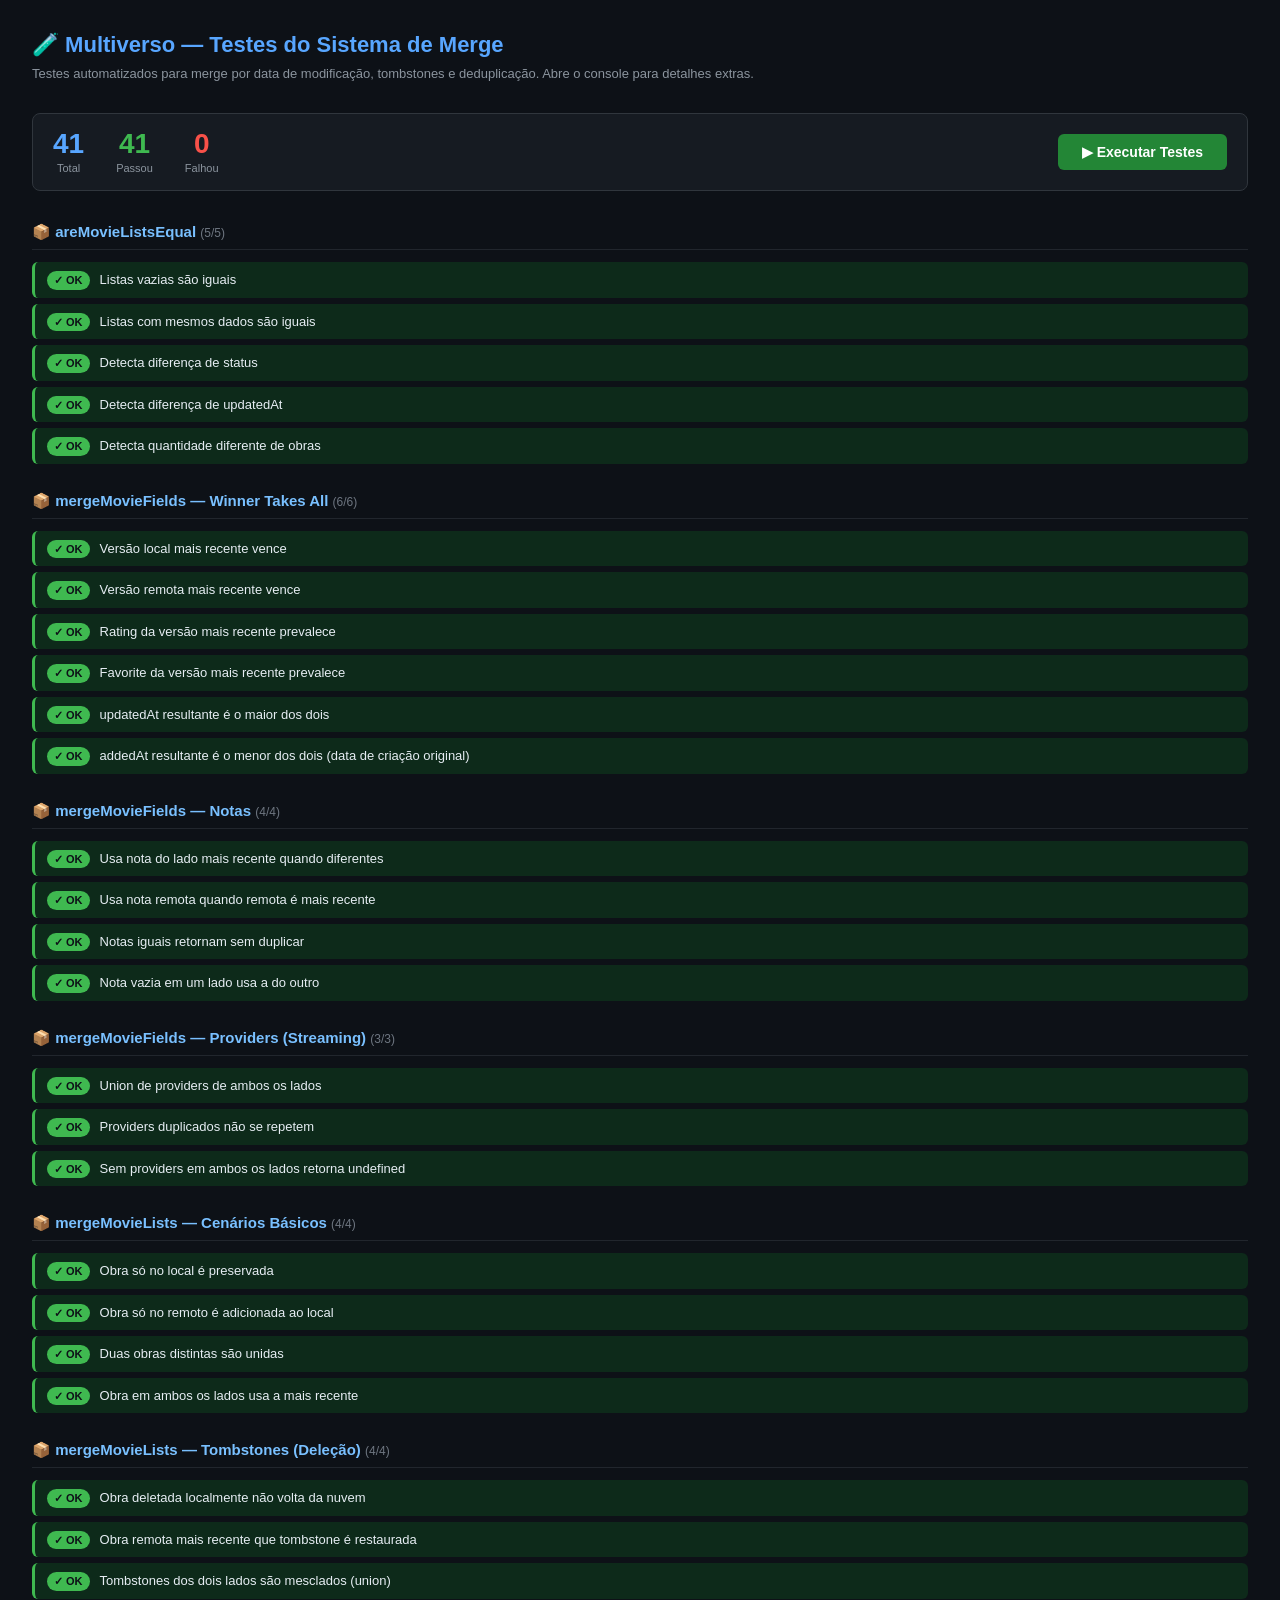
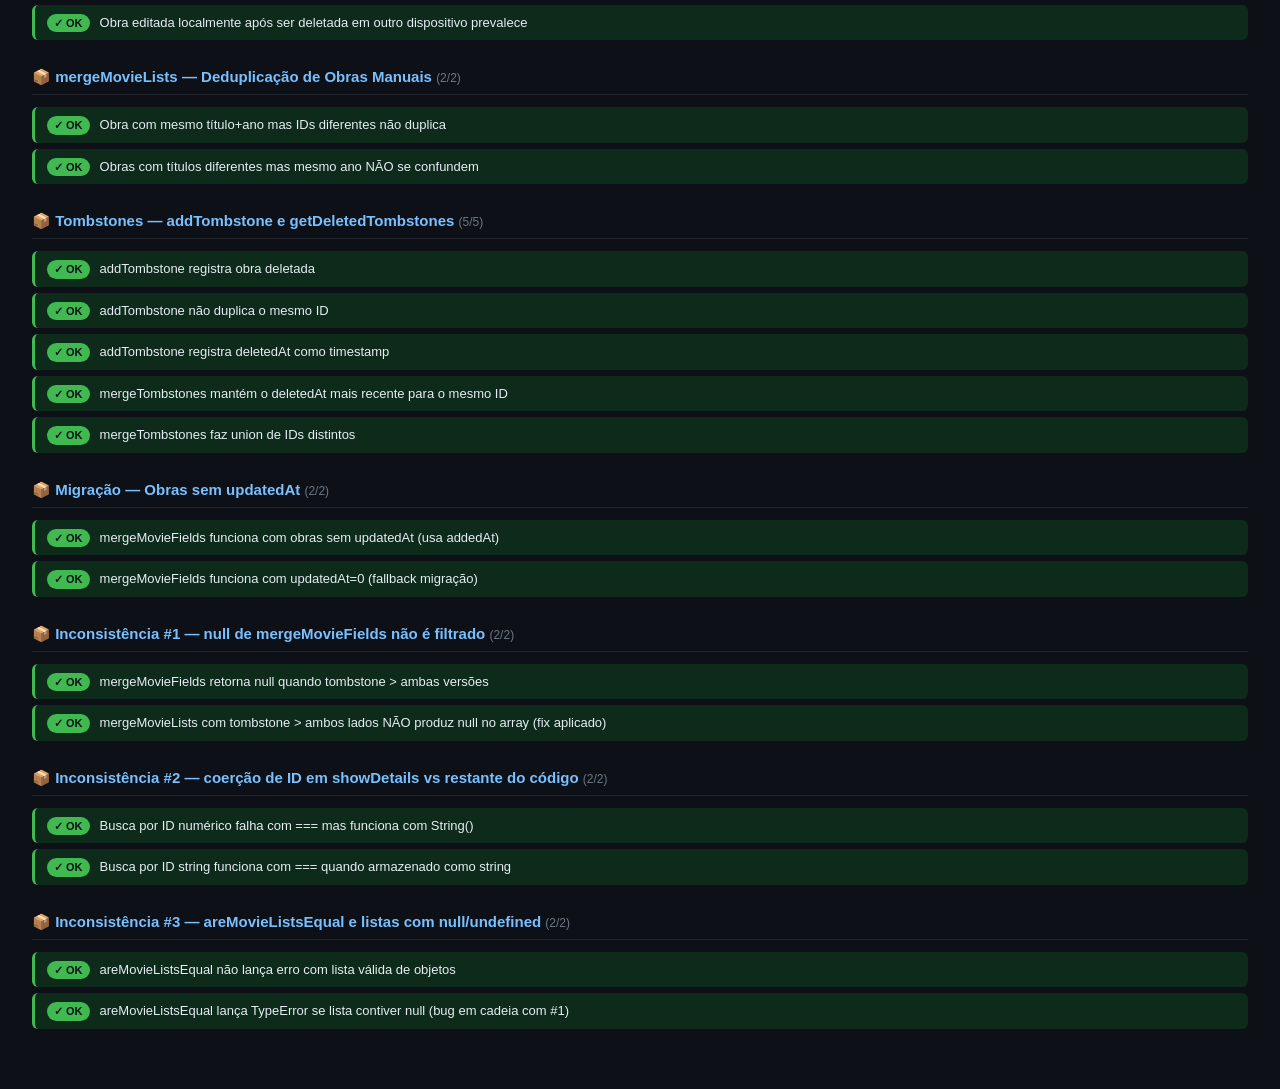
<file: tests.html>
<!DOCTYPE html>
<html lang="pt-BR">
<head>
    <meta charset="UTF-8">
    <meta name="viewport" content="width=device-width, initial-scale=1.0">
    <title>🧪 Multiverso — Testes do Sistema de Merge</title>
    <style>
        * { box-sizing: border-box; margin: 0; padding: 0; }
        body {
            font-family: 'Segoe UI', sans-serif;
            background: #0d1117;
            color: #e6edf3;
            padding: 32px;
            min-height: 100vh;
        }
        h1 { font-size: 22px; margin-bottom: 8px; color: #58a6ff; }
        .subtitle { color: #8b949e; font-size: 13px; margin-bottom: 32px; }
        .suite { margin-bottom: 28px; }
        .suite-title {
            font-size: 15px;
            font-weight: 600;
            color: #79c0ff;
            border-bottom: 1px solid #21262d;
            padding-bottom: 8px;
            margin-bottom: 12px;
        }
        .test {
            display: flex;
            align-items: flex-start;
            gap: 10px;
            padding: 8px 12px;
            border-radius: 6px;
            margin-bottom: 6px;
            font-size: 13px;
            line-height: 1.5;
        }
        .test.pass { background: #0d2a1a; border-left: 3px solid #3fb950; }
        .test.fail { background: #2d0f0f; border-left: 3px solid #f85149; }
        .test.skip { background: #1c1c1c; border-left: 3px solid #6e7681; }
        .badge { font-size: 11px; font-weight: 700; padding: 1px 7px; border-radius: 20px; white-space: nowrap; flex-shrink: 0; margin-top: 1px; }
        .badge.pass { background: #3fb950; color: #0d1117; }
        .badge.fail { background: #f85149; color: #fff; }
        .test-name { flex: 1; }
        .detail { font-size: 11px; color: #8b949e; margin-top: 3px; font-family: monospace; }
        .summary {
            position: sticky;
            top: 0;
            background: #161b22;
            border: 1px solid #30363d;
            border-radius: 8px;
            padding: 16px 20px;
            margin-bottom: 32px;
            display: flex;
            gap: 32px;
            align-items: center;
        }
        .stat { text-align: center; }
        .stat-num { font-size: 28px; font-weight: 700; line-height: 1; }
        .stat-label { font-size: 11px; color: #8b949e; margin-top: 4px; }
        .pass-color { color: #3fb950; }
        .fail-color { color: #f85149; }
        .total-color { color: #58a6ff; }
        .run-btn {
            margin-left: auto;
            background: #238636;
            color: #fff;
            border: none;
            padding: 10px 24px;
            border-radius: 6px;
            font-size: 14px;
            font-weight: 600;
            cursor: pointer;
            transition: background 0.2s;
        }
        .run-btn:hover { background: #2ea043; }
        #results { margin-top: 0; }
    </style>
</head>
<body>

<h1>🧪 Multiverso — Testes do Sistema de Merge</h1>
<p class="subtitle">Testes automatizados para merge por data de modificação, tombstones e deduplicação. Abre o console para detalhes extras.</p>

<div class="summary">
    <div class="stat"><div class="stat-num total-color" id="stat-total">—</div><div class="stat-label">Total</div></div>
    <div class="stat"><div class="stat-num pass-color" id="stat-pass">—</div><div class="stat-label">Passou</div></div>
    <div class="stat"><div class="stat-num fail-color" id="stat-fail">—</div><div class="stat-label">Falhou</div></div>
    <button class="run-btn" onclick="runAllTests()">▶ Executar Testes</button>
</div>

<div id="results"></div>

<script>
// ═══════════════════════════════════════════════════════════════
// MOCK: localStorage isolado (não afeta dados reais da app)
// ═══════════════════════════════════════════════════════════════
const _store = {};
const mockLocalStorage = {
    getItem: k => _store[k] ?? null,
    setItem: (k, v) => { _store[k] = v; },
    removeItem: k => { delete _store[k]; },
    clear: () => { Object.keys(_store).forEach(k => delete _store[k]); }
};
// Override global para os scripts de teste
const localStorage = mockLocalStorage;

// ═══════════════════════════════════════════════════════════════
// COLAR AQUI: funções copiadas dos arquivos reais para teste
// ═══════════════════════════════════════════════════════════════

// -- De app.js --
window.getDeletedTombstones = function() {
    try { return JSON.parse(localStorage.getItem('deletedMovies')) || []; } catch(e) { return []; }
};
window.addTombstone = function(id) {
    const tombstones = window.getDeletedTombstones();
    if (!tombstones.find(t => String(t.id) === String(id))) {
        tombstones.push({ id: String(id), deletedAt: Date.now() });
        localStorage.setItem('deletedMovies', JSON.stringify(tombstones));
    }
};
window.mergeTombstones = function(local, remote) {
    const map = new Map();
    [...(local || []), ...(remote || [])].forEach(t => {
        const existing = map.get(String(t.id));
        if (!existing || t.deletedAt > existing.deletedAt) map.set(String(t.id), t);
    });
    return Array.from(map.values());
};

// -- De jsonbin-sync.js --
function areMovieListsEqual(listA, listB) {
    if (!Array.isArray(listA) || !Array.isArray(listB)) return false;
    if (listA.length !== listB.length) return false;
    if (listA.length === 0 && listB.length === 0) return true;
    const getFingerprint = (list) => list.map(m => String(m.id||m.title||'')+'|'+String(m.status||'')+'|'+String(m.favorite||'')+'|'+String(m.rating||'')+'|'+String(m.updatedAt||'')).sort().join(';;');
    return getFingerprint(listA) === getFingerprint(listB);
}

function mergeNotes(ln, rn, lTs, rTs) {
    ln = (ln || '').trim(); rn = (rn || '').trim();
    if (!ln && !rn) return '';
    if (!ln) return rn;
    if (!rn) return ln;
    if (ln === rn) return ln;
    return lTs >= rTs ? ln : rn;
}

function mergeProviders(lp, rp) {
    if (!lp && !rp) return undefined;
    const all = [...(lp || []), ...(rp || [])];
    const seen = new Set();
    return all.filter(p => { const k = (p.name||'').split(' ')[0].toLowerCase(); if (seen.has(k)) return false; seen.add(k); return true; });
}

function mergeMovieFields(local, remote, tombstoneDeletedAt) {
    const localTs  = local.updatedAt  || local.addedAt  || 0;
    const remoteTs = remote.updatedAt || remote.addedAt || 0;
    if (tombstoneDeletedAt && tombstoneDeletedAt > localTs && tombstoneDeletedAt > remoteTs) return null;
    const winner = localTs >= remoteTs ? local : remote;
    // AVISO: 'loser' é dead code — declarado mas nunca utilizado. Documentado como
    // inconsistência em jsonbin-sync.js (linha 135). Mantido aqui para espelhar o código real.
    const loser  = localTs >= remoteTs ? remote : local; // eslint-disable-line no-unused-vars
    return {
        ...winner,
        notes: mergeNotes(local.notes, remote.notes, localTs, remoteTs),
        status: winner.status, rating: winner.rating, favorite: winner.favorite,
        addedAt: Math.min(local.addedAt || Date.now(), remote.addedAt || Date.now()),
        updatedAt: Math.max(localTs, remoteTs),
        providers: mergeProviders(local.providers, remote.providers),
    };
}

function mergeMovieLists(localList, remoteList) {
    const localTombstones  = (typeof window.getDeletedTombstones === 'function') ? window.getDeletedTombstones() : [];
    const remoteTombstones = remoteList._tombstones || [];
    const mergedTombstones = (typeof window.mergeTombstones === 'function') ? window.mergeTombstones(localTombstones, remoteTombstones) : localTombstones;
    localStorage.setItem('deletedMovies', JSON.stringify(mergedTombstones));
    const tombstoneMap = new Map();
    mergedTombstones.forEach(t => tombstoneMap.set(String(t.id), t.deletedAt));
    const localMap = new Map(); (localList || []).forEach(m => localMap.set(String(m.id), m));
    const remoteMap = new Map(); (remoteList || []).forEach(m => { if (m && !m._placeholder && !m._tombstones) remoteMap.set(String(m.id), m); });
    const titleYearKey = m => `${String(m.title||'').toLowerCase().trim()}::${String(m.year||'')}`;
    const localByTitleYear = new Map(); localMap.forEach(m => localByTitleYear.set(titleYearKey(m), m));
    const result = new Map();
    localMap.forEach((localMovie, id) => {
        const tombstone = tombstoneMap.get(id);
        const remoteMovie = remoteMap.get(id);
        if (remoteMovie) {
            result.set(id, mergeMovieFields(localMovie, remoteMovie, tombstone));
        } else {
            if (tombstone) {
                const localUpdatedAt = localMovie.updatedAt || localMovie.addedAt || 0;
                if (tombstone > localUpdatedAt) return;
            }
            result.set(id, localMovie);
        }
    });
    remoteMap.forEach((remoteMovie, id) => {
        if (result.has(id)) return;
        const tombstone = tombstoneMap.get(id);
        if (tombstone) {
            const remoteUpdatedAt = remoteMovie.updatedAt || remoteMovie.addedAt || 0;
            if (tombstone > remoteUpdatedAt) return;
        }
        const key = titleYearKey(remoteMovie);
        if (localByTitleYear.has(key)) return;
        result.set(id, remoteMovie);
    });
    return Array.from(result.values()).filter(Boolean);
}

// ═══════════════════════════════════════════════════════════════
// FRAMEWORK DE TESTES MÍNIMO
// ═══════════════════════════════════════════════════════════════
let _results = [];
let _currentSuite = '';

function suite(name) { _currentSuite = name; }

function test(name, fn) {
    // Limpar tombstones entre testes
    localStorage.clear();
    try {
        fn();
        _results.push({ suite: _currentSuite, name, status: 'pass' });
    } catch(e) {
        _results.push({ suite: _currentSuite, name, status: 'fail', detail: e.message });
        console.error(`[FAIL] ${_currentSuite} > ${name}`, e);
    }
}

function expect(val) {
    return {
        toBe(expected) {
            if (val !== expected) throw new Error(`Esperado: ${JSON.stringify(expected)}\nRecebido: ${JSON.stringify(val)}`);
        },
        toEqual(expected) {
            const a = JSON.stringify(val), b = JSON.stringify(expected);
            if (a !== b) throw new Error(`Esperado: ${b}\nRecebido: ${a}`);
        },
        toBeTruthy() { if (!val) throw new Error(`Esperado truthy, recebido: ${JSON.stringify(val)}`); },
        toBeFalsy() { if (val) throw new Error(`Esperado falsy, recebido: ${JSON.stringify(val)}`); },
        toBeNull() { if (val !== null) throw new Error(`Esperado null, recebido: ${JSON.stringify(val)}`); },
        toContain(item) {
            if (!Array.isArray(val)) throw new Error('toContain requer array');
            const found = val.some(v => JSON.stringify(v) === JSON.stringify(item));
            if (!found) throw new Error(`Array não contém: ${JSON.stringify(item)}\nArray: ${JSON.stringify(val)}`);
        },
        toHaveLength(n) {
            if (!val || val.length !== n) throw new Error(`Esperado length ${n}, recebido ${val?.length}`);
        },
        toBeGreaterThan(n) {
            if (!(val > n)) throw new Error(`Esperado > ${n}, recebido ${val}`);
        },
    };
}

// ═══════════════════════════════════════════════════════════════
// FIXTURES (dados de teste reutilizáveis)
// ═══════════════════════════════════════════════════════════════
const T = {
    now: Date.now(),
    old: Date.now() - 100_000,  // 100 segundos atrás
    ancient: Date.now() - 500_000,
};

const makeMovie = (overrides = {}) => ({
    id: '1',
    title: 'Breaking Bad',
    year: '2008',
    type: 'Série',
    status: 'quero-assistir',
    rating: 0,
    favorite: false,
    notes: '',
    addedAt: T.old,
    updatedAt: T.old,
    providers: undefined,
    ...overrides,
});

// ═══════════════════════════════════════════════════════════════
// TESTES
// ═══════════════════════════════════════════════════════════════

function runAllTests() {
    _results = [];

    // ──────────────────────────────────────────────
    suite('areMovieListsEqual');
    // ──────────────────────────────────────────────

    test('Listas vazias são iguais', () => {
        expect(areMovieListsEqual([], [])).toBe(true);
    });

    test('Listas com mesmos dados são iguais', () => {
        const a = [makeMovie({ updatedAt: T.old })];
        const b = [makeMovie({ updatedAt: T.old })];
        expect(areMovieListsEqual(a, b)).toBe(true);
    });

    test('Detecta diferença de status', () => {
        const a = [makeMovie({ status: 'assistido' })];
        const b = [makeMovie({ status: 'quero-assistir' })];
        expect(areMovieListsEqual(a, b)).toBe(false);
    });

    test('Detecta diferença de updatedAt', () => {
        const a = [makeMovie({ updatedAt: T.old })];
        const b = [makeMovie({ updatedAt: T.now })];
        expect(areMovieListsEqual(a, b)).toBe(false);
    });

    test('Detecta quantidade diferente de obras', () => {
        const a = [makeMovie(), makeMovie({ id: '2', title: 'Fargo' })];
        const b = [makeMovie()];
        expect(areMovieListsEqual(a, b)).toBe(false);
    });

    // ──────────────────────────────────────────────
    suite('mergeMovieFields — Winner Takes All');
    // ──────────────────────────────────────────────

    test('Versão local mais recente vence', () => {
        const local  = makeMovie({ status: 'assistido',     updatedAt: T.now });
        const remote = makeMovie({ status: 'quero-assistir', updatedAt: T.old });
        const result = mergeMovieFields(local, remote);
        expect(result.status).toBe('assistido');
    });

    test('Versão remota mais recente vence', () => {
        const local  = makeMovie({ status: 'quero-assistir', updatedAt: T.old });
        const remote = makeMovie({ status: 'assistido',      updatedAt: T.now });
        const result = mergeMovieFields(local, remote);
        expect(result.status).toBe('assistido');
    });

    test('Rating da versão mais recente prevalece', () => {
        const local  = makeMovie({ rating: 5, updatedAt: T.now });
        const remote = makeMovie({ rating: 2, updatedAt: T.old });
        const result = mergeMovieFields(local, remote);
        expect(result.rating).toBe(5);
    });

    test('Favorite da versão mais recente prevalece', () => {
        const local  = makeMovie({ favorite: true,  updatedAt: T.old });
        const remote = makeMovie({ favorite: false, updatedAt: T.now });
        const result = mergeMovieFields(local, remote);
        expect(result.favorite).toBe(false);
    });

    test('updatedAt resultante é o maior dos dois', () => {
        const local  = makeMovie({ updatedAt: T.old });
        const remote = makeMovie({ updatedAt: T.now });
        const result = mergeMovieFields(local, remote);
        expect(result.updatedAt).toBe(T.now);
    });

    test('addedAt resultante é o menor dos dois (data de criação original)', () => {
        const local  = makeMovie({ addedAt: T.old    });
        const remote = makeMovie({ addedAt: T.ancient });
        const result = mergeMovieFields(local, remote);
        expect(result.addedAt).toBe(T.ancient);
    });

    // ──────────────────────────────────────────────
    suite('mergeMovieFields — Notas');
    // ──────────────────────────────────────────────

    test('Usa nota do lado mais recente quando diferentes', () => {
        const local  = makeMovie({ notes: 'Nota local',  updatedAt: T.now });
        const remote = makeMovie({ notes: 'Nota remota', updatedAt: T.old });
        const result = mergeMovieFields(local, remote);
        expect(result.notes).toBe('Nota local');
    });

    test('Usa nota remota quando remota é mais recente', () => {
        const local  = makeMovie({ notes: 'Nota local',  updatedAt: T.old });
        const remote = makeMovie({ notes: 'Nota remota', updatedAt: T.now });
        const result = mergeMovieFields(local, remote);
        expect(result.notes).toBe('Nota remota');
    });

    test('Notas iguais retornam sem duplicar', () => {
        const local  = makeMovie({ notes: 'Mesma nota' });
        const remote = makeMovie({ notes: 'Mesma nota' });
        expect(mergeNotes('Mesma nota', 'Mesma nota', T.old, T.old)).toBe('Mesma nota');
    });

    test('Nota vazia em um lado usa a do outro', () => {
        expect(mergeNotes('', 'Nota remota', T.old, T.old)).toBe('Nota remota');
        expect(mergeNotes('Nota local', '', T.old, T.old)).toBe('Nota local');
    });

    // ──────────────────────────────────────────────
    suite('mergeMovieFields — Providers (Streaming)');
    // ──────────────────────────────────────────────

    test('Union de providers de ambos os lados', () => {
        const local  = makeMovie({ providers: [{ name: 'Netflix' }] });
        const remote = makeMovie({ providers: [{ name: 'Prime Video' }] });
        const result = mergeMovieFields(local, remote);
        expect(result.providers).toHaveLength(2);
    });

    test('Providers duplicados não se repetem', () => {
        const local  = makeMovie({ providers: [{ name: 'Netflix' }] });
        const remote = makeMovie({ providers: [{ name: 'Netflix' }] });
        const result = mergeMovieFields(local, remote);
        expect(result.providers).toHaveLength(1);
    });

    test('Sem providers em ambos os lados retorna undefined', () => {
        const result = mergeMovieFields(makeMovie(), makeMovie());
        expect(result.providers).toBe(undefined);
    });

    // ──────────────────────────────────────────────
    suite('mergeMovieLists — Cenários Básicos');
    // ──────────────────────────────────────────────

    test('Obra só no local é preservada', () => {
        const local  = [makeMovie({ id: '1' })];
        const remote = [];
        const result = mergeMovieLists(local, remote);
        expect(result).toHaveLength(1);
        expect(result[0].id).toBe('1');
    });

    test('Obra só no remoto é adicionada ao local', () => {
        const local  = [];
        const remote = [makeMovie({ id: '99' })];
        const result = mergeMovieLists(local, remote);
        expect(result).toHaveLength(1);
        expect(result[0].id).toBe('99');
    });

    test('Duas obras distintas são unidas', () => {
        const local  = [makeMovie({ id: '1', title: 'Breaking Bad' })];
        const remote = [makeMovie({ id: '2', title: 'Fargo' })];
        const result = mergeMovieLists(local, remote);
        expect(result).toHaveLength(2);
    });

    test('Obra em ambos os lados usa a mais recente', () => {
        const local  = [makeMovie({ id: '1', status: 'assistido',     updatedAt: T.now })];
        const remote = [makeMovie({ id: '1', status: 'quero-assistir', updatedAt: T.old })];
        const result = mergeMovieLists(local, remote);
        expect(result).toHaveLength(1);
        expect(result[0].status).toBe('assistido');
    });

    // ──────────────────────────────────────────────
    suite('mergeMovieLists — Tombstones (Deleção)');
    // ──────────────────────────────────────────────

    test('Obra deletada localmente não volta da nuvem', () => {
        // Simular deleção: adicionar tombstone com timestamp atual
        localStorage.setItem('deletedMovies', JSON.stringify([
            { id: '1', deletedAt: T.now }
        ]));
        const local  = []; // obra já foi deletada do local
        const remote = [makeMovie({ id: '1', updatedAt: T.old })]; // nuvem ainda tem
        const result = mergeMovieLists(local, remote);
        expect(result).toHaveLength(0);
    });

    test('Obra remota mais recente que tombstone é restaurada', () => {
        // O tombstone é mais antigo que a versão remota → a versão remota vence
        localStorage.setItem('deletedMovies', JSON.stringify([
            { id: '1', deletedAt: T.old }
        ]));
        const local  = [];
        const remote = [makeMovie({ id: '1', updatedAt: T.now })];
        const result = mergeMovieLists(local, remote);
        expect(result).toHaveLength(1);
    });

    test('Tombstones dos dois lados são mesclados (union)', () => {
        localStorage.setItem('deletedMovies', JSON.stringify([
            { id: '10', deletedAt: T.old }
        ]));
        const local  = [];
        const remote = [makeMovie({ id: '99' })];
        remote._tombstones = [{ id: '20', deletedAt: T.old }];
        mergeMovieLists(local, remote);
        const merged = JSON.parse(localStorage.getItem('deletedMovies'));
        const ids = merged.map(t => t.id);
        expect(ids.includes('10')).toBe(true);
        expect(ids.includes('20')).toBe(true);
    });

    test('Obra editada localmente após ser deletada em outro dispositivo prevalece', () => {
        // Tombstone antigo, mas obra foi editada depois no local → local vence
        const deletedAt = T.old;
        const editedAt  = T.now; // edição mais recente que a deleção
        localStorage.setItem('deletedMovies', JSON.stringify([
            { id: '1', deletedAt }
        ]));
        const local  = [makeMovie({ id: '1', updatedAt: editedAt })];
        const remote = [];
        const result = mergeMovieLists(local, remote);
        expect(result).toHaveLength(1);
    });

    // ──────────────────────────────────────────────
    suite('mergeMovieLists — Deduplicação de Obras Manuais');
    // ──────────────────────────────────────────────

    test('Obra com mesmo título+ano mas IDs diferentes não duplica', () => {
        // Mesmo título e ano, IDs diferentes (adicionada manualmente nos dois dispositivos)
        const local  = [makeMovie({ id: 'local-001', title: 'Duna', year: '2021' })];
        const remote = [makeMovie({ id: 'remote-999', title: 'Duna', year: '2021' })];
        const result = mergeMovieLists(local, remote);
        expect(result).toHaveLength(1);
    });

    test('Obras com títulos diferentes mas mesmo ano NÃO se confundem', () => {
        const local  = [makeMovie({ id: '1', title: 'Duna',       year: '2021' })];
        const remote = [makeMovie({ id: '2', title: 'Eternos',    year: '2021' })];
        const result = mergeMovieLists(local, remote);
        expect(result).toHaveLength(2);
    });

    // ──────────────────────────────────────────────
    suite('Tombstones — addTombstone e getDeletedTombstones');
    // ──────────────────────────────────────────────

    test('addTombstone registra obra deletada', () => {
        window.addTombstone('42');
        const tombstones = window.getDeletedTombstones();
        expect(tombstones).toHaveLength(1);
        expect(tombstones[0].id).toBe('42');
    });

    test('addTombstone não duplica o mesmo ID', () => {
        window.addTombstone('42');
        window.addTombstone('42');
        const tombstones = window.getDeletedTombstones();
        expect(tombstones).toHaveLength(1);
    });

    test('addTombstone registra deletedAt como timestamp', () => {
        const before = Date.now();
        window.addTombstone('99');
        const after = Date.now();
        const t = window.getDeletedTombstones()[0];
        expect(t.deletedAt >= before).toBe(true);
        expect(t.deletedAt <= after).toBe(true);
    });

    test('mergeTombstones mantém o deletedAt mais recente para o mesmo ID', () => {
        const local  = [{ id: '1', deletedAt: T.old }];
        const remote = [{ id: '1', deletedAt: T.now }];
        const result = window.mergeTombstones(local, remote);
        expect(result).toHaveLength(1);
        expect(result[0].deletedAt).toBe(T.now);
    });

    test('mergeTombstones faz union de IDs distintos', () => {
        const local  = [{ id: '1', deletedAt: T.old }];
        const remote = [{ id: '2', deletedAt: T.now }];
        const result = window.mergeTombstones(local, remote);
        expect(result).toHaveLength(2);
    });

    // ──────────────────────────────────────────────
    suite('Migração — Obras sem updatedAt');
    // ──────────────────────────────────────────────

    test('mergeMovieFields funciona com obras sem updatedAt (usa addedAt)', () => {
        const local  = { id: '1', title: 'Old Movie', status: 'assistido',     addedAt: T.now }; // sem updatedAt
        const remote = { id: '1', title: 'Old Movie', status: 'quero-assistir', addedAt: T.old };
        const result = mergeMovieFields(local, remote);
        // local.addedAt > remote.addedAt, local vence
        expect(result.status).toBe('assistido');
    });

    test('mergeMovieFields funciona com updatedAt=0 (fallback migração)', () => {
        const local  = makeMovie({ status: 'assistido',     updatedAt: 0, addedAt: T.old });
        const remote = makeMovie({ status: 'quero-assistir', updatedAt: T.now });
        const result = mergeMovieFields(local, remote);
        // remote.updatedAt > local.updatedAt → remote vence
        expect(result.status).toBe('quero-assistir');
    });

    // ──────────────────────────────────────────────
    suite('Inconsistência #1 — null de mergeMovieFields não é filtrado');
    // ──────────────────────────────────────────────
    // BUG IDENTIFICADO: mergeMovieFields retorna null quando tombstone vence ambas as
    // versões E a obra existe nos DOIS lados (local + remoto). Nesse caso, mergeMovieLists
    // chama mergeMovieFields e guarda o null no Map via result.set(id, null).
    // O array final pode conter null se o chamador não usar .filter(Boolean).
    // Em jsonbin-sync.js, testAndSyncJsonBin já usa .filter(Boolean) corretamente,
    // mas mergeMovieLists em si não filtra — o contrato não é claro.

    test('mergeMovieFields retorna null quando tombstone > ambas versões', () => {
        // tombstone mais recente que local e remoto: obra deve ser removida
        const local  = makeMovie({ updatedAt: T.ancient });
        const remote = makeMovie({ updatedAt: T.old });
        const result = mergeMovieFields(local, remote, T.now); // tombstone = T.now (mais recente)
        expect(result).toBeNull();
    });

    test('mergeMovieLists com tombstone > ambos lados NÃO produz null no array (fix aplicado)', () => {
        // Cenário: obra existe local E remota, mas tombstone é mais recente que ambas.
        // mergeMovieFields retorna null → result.set(id, null).
        // FIX: .filter(Boolean) agora é aplicado DENTRO de mergeMovieLists (jsonbin-sync.js:118).
        // Este teste serve como regressão: garante que o fix permanece em vigor.
        localStorage.setItem('deletedMovies', JSON.stringify([
            { id: '1', deletedAt: T.now }
        ]));
        const local  = [makeMovie({ id: '1', updatedAt: T.ancient })];
        const remote = [makeMovie({ id: '1', updatedAt: T.old })];
        const raw = mergeMovieLists(local, remote);
        // Com o fix, o array não deve conter null
        const hasNull = raw.some(item => item === null);
        expect(hasNull).toBe(false);
        expect(raw).toHaveLength(0);
    });

    // ──────────────────────────────────────────────
    suite('Inconsistência #2 — coerção de ID em showDetails vs restante do código');
    // ──────────────────────────────────────────────
    // BUG IDENTIFICADO: app.js showDetails usa `movies.find(m => m.id === id)` (===, sem String()),
    // enquanto toggleMovieStatus, toggleMovieFavorite e removeMovie todos usam
    // `String(m.id) === String(id)`. IDs numéricos do TMDB (ex: 12345) podem falhar no
    // showDetails se forem comparados sem coerção de tipo.

    test('Busca por ID numérico falha com === mas funciona com String()', () => {
        // Simula o comportamento de showDetails (sem coerção)
        const movieList = [makeMovie({ id: 12345 })]; // id numérico (TMDB)
        const idStr = '12345'; // id vindo de onclick string no HTML

        // Comportamento ATUAL de showDetails (===): pode não encontrar
        const foundStrict = movieList.find(m => m.id === idStr);
        expect(foundStrict).toBeFalsy(); // bug: não encontra!

        // Comportamento CORRETO (com coerção como em toggleMovieStatus):
        const foundCoerced = movieList.find(m => String(m.id) === String(idStr));
        expect(foundCoerced).toBeTruthy(); // correto
    });

    test('Busca por ID string funciona com === quando armazenado como string', () => {
        // IDs salvos como string (Google Books, OpenLibrary) funcionam corretamente
        const movieList = [makeMovie({ id: 'OL12345W' })];
        const idStr = 'OL12345W';
        const found = movieList.find(m => m.id === idStr);
        expect(found).toBeTruthy();
    });

    // ──────────────────────────────────────────────
    suite('Inconsistência #3 — areMovieListsEqual e listas com null/undefined');
    // ──────────────────────────────────────────────
    // areMovieListsEqual usa getFingerprint que chama m.id, m.status, etc. diretamente.
    // Se a lista contiver um null (produzido pelo bug #1 acima), String(null.id) lança TypeError.

    test('areMovieListsEqual não lança erro com lista válida de objetos', () => {
        const a = [makeMovie({ id: '1' })];
        const b = [makeMovie({ id: '1' })];
        let error = null;
        try { areMovieListsEqual(a, b); } catch(e) { error = e; }
        expect(error).toBeNull();
    });

    test('areMovieListsEqual lança TypeError se lista contiver null (bug em cadeia com #1)', () => {
        // Este teste documenta o crash em cadeia: se mergeMovieLists retornar [null]
        // e esse resultado for passado para areMovieListsEqual sem .filter(Boolean), ocorre crash.
        const listWithNull = [null];
        const other = [makeMovie()];
        let error = null;
        try { areMovieListsEqual(listWithNull, other); } catch(e) { error = e; }
        // Esperamos que haja um erro (TypeError: Cannot read properties of null)
        expect(error).toBeTruthy();
        console.warn('[WARN] areMovieListsEqual com null na lista lança:', error && error.message);
    });

    // Renderizar resultados
    render();
}

// ═══════════════════════════════════════════════════════════════
// RENDER
// ═══════════════════════════════════════════════════════════════
function render() {
    const pass = _results.filter(r => r.status === 'pass').length;
    const fail = _results.filter(r => r.status === 'fail').length;
    document.getElementById('stat-total').textContent = _results.length;
    document.getElementById('stat-pass').textContent  = pass;
    document.getElementById('stat-fail').textContent  = fail;

    const container = document.getElementById('results');
    container.innerHTML = '';

    const suites = [...new Set(_results.map(r => r.suite))];
    suites.forEach(suiteName => {
        const suiteTests = _results.filter(r => r.suite === suiteName);
        const div = document.createElement('div');
        div.className = 'suite';
        div.innerHTML = `<div class="suite-title">📦 ${suiteName} <span style="color:#6e7681;font-weight:400;font-size:12px">(${suiteTests.filter(t=>t.status==='pass').length}/${suiteTests.length})</span></div>`;
        suiteTests.forEach(t => {
            const row = document.createElement('div');
            row.className = `test ${t.status}`;
            row.innerHTML = `
                <span class="badge ${t.status}">${t.status === 'pass' ? '✓ OK' : '✗ FALHOU'}</span>
                <div class="test-name">
                    ${t.name}
                    ${t.detail ? `<div class="detail">${t.detail.replace(/\n/g,'<br>')}</div>` : ''}
                </div>`;
            div.appendChild(row);
        });
        container.appendChild(div);
    });
}

// Auto-executar ao carregar
window.addEventListener('load', runAllTests);
</script>
</body>
</html>
</file>
